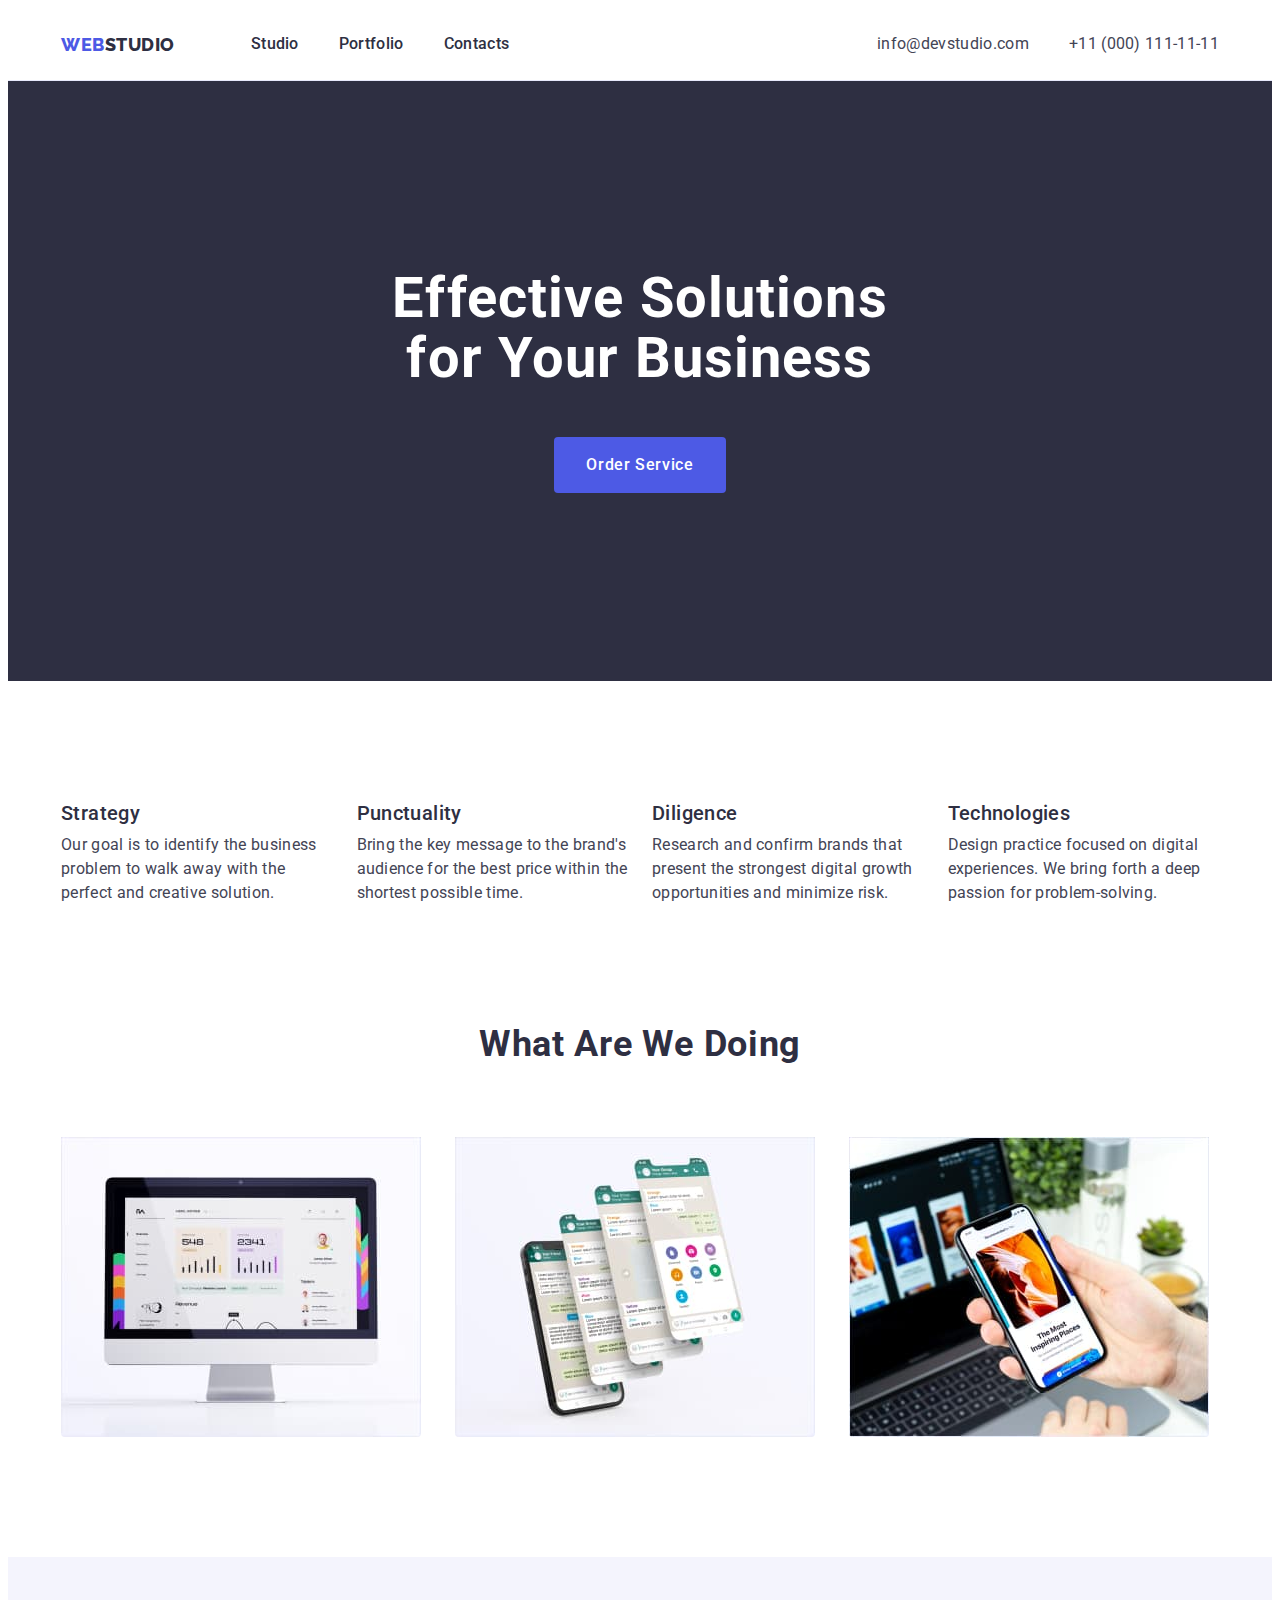
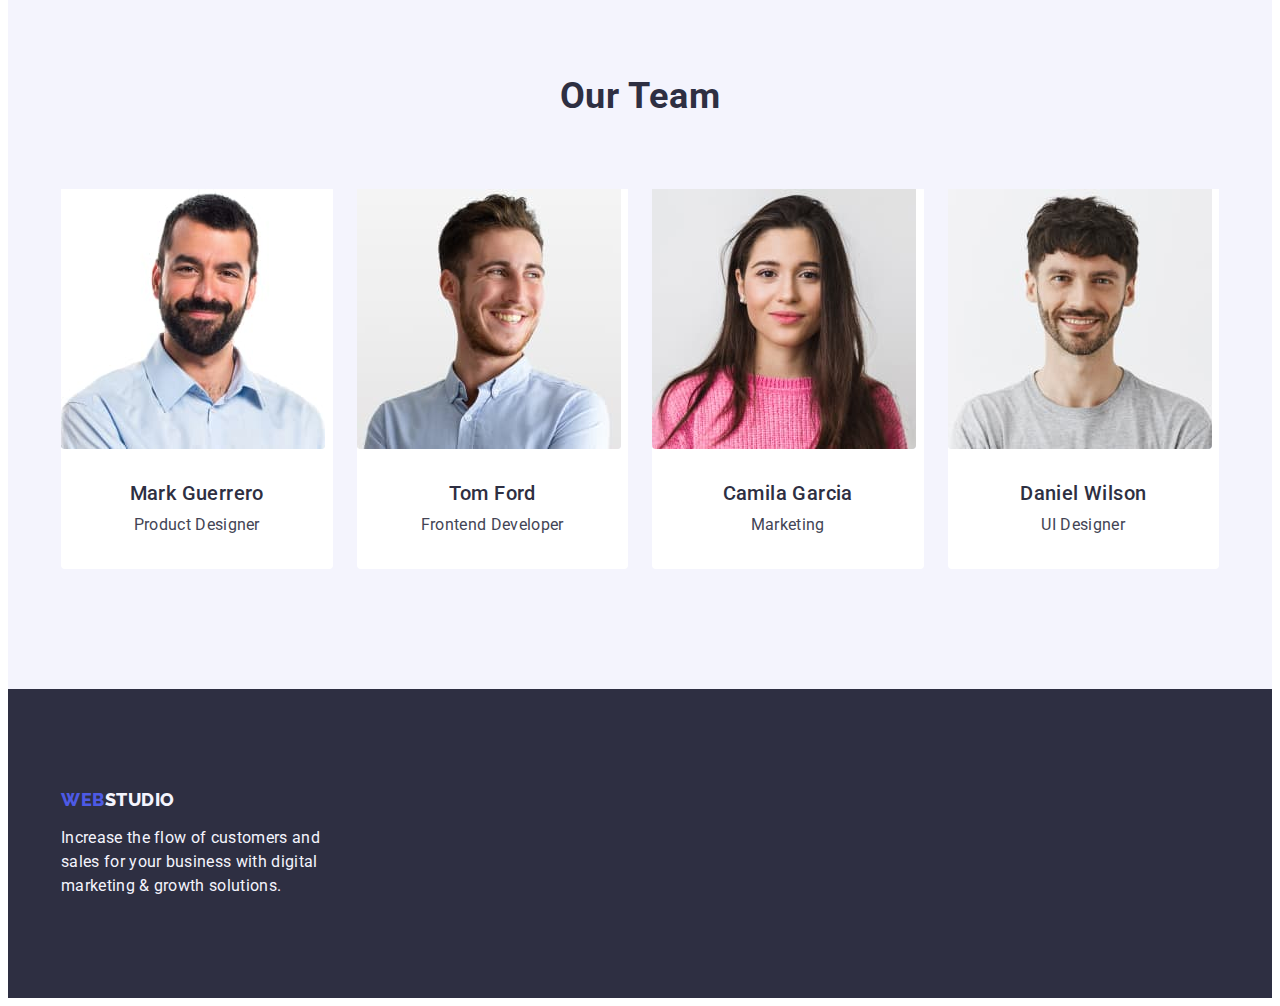
<file: index.html>
<!DOCTYPE html>
<html lang="en">
  <head>
    <meta charset="UTF-8" />
    <meta name="viewport" content="width=device-width, initial-scale=1.0" />
    <link rel="preconnect" href="https://fonts.googleapis.com" />
    <link rel="preconnect" href="https://fonts.gstatic.com" crossorigin />
    <link
      href="https://fonts.googleapis.com/css2?family=Raleway:wght@800&family=Roboto:wght@400;500;700&display=swap"
      rel="stylesheet"
    />
    <link
      rel="stylesheet"
      href="https://cdnjs.cloudflare.com/ajax/libs/modern-normalize/2.0.0/modern-normalize.min.css"
      integrity="sha512-4xo8blKMVCiXpTaLzQSLSw3KFOVPWhm/TRtuPVc4WG6kUgjH6J03IBuG7JZPkcWMxJ5huwaBpOpnwYElP/m6wg=="
      crossorigin="anonymous"
      referrerpolicy="no-referrer"
    />
    <link href="./css/styles.css" rel="stylesheet" />
    <title>WebStudio</title>
  </head>
  <body>
    <header class="headers">
      <div class="container header-container">
        <nav class="header-nav">
          <a class="header-logo-upper link" href="./index.html"
            >Web<span class="logo-ligh">Studio</span>
          </a>
          <ul class="header-menu list">
            <li class="header-menu-item">
              <a class="header-menu-link link" href="./index.html">Studio</a>
            </li>
            <li class="header-menu-item">
              <a class="header-menu-link link" href="./portfolio.html"
                >Portfolio</a
              >
            </li>
            <li class="header-menu-item">
              <a class="header-menu-link link" href="">Contacts</a>
            </li>
          </ul>
        </nav>
        <address class="address">
          <ul class="address-menu list">
            <li class="address-menu-item">
              <a class="address-menu-link link" href="mailto:info@devstudio.com"
                >info@devstudio.com</a
              >
            </li>
            <li class="address-menu-item">
              <a class="address-menu-link link" href="tel:+110001111111"
                >+11 (000) 111-11-11</a
              >
            </li>
          </ul>
        </address>
      </div>
    </header>

    <main>
      <!-- Section 1-->
      <section class="hero-image list">
        <div class="container hero-image-container">
          <h1 class="hero-image-title">
            Effective Solutions for Your Business
          </h1>
          <button type="button" class="digital">Order Service</button>
        </div>
      </section>

      <!-- Section 2 -->
      <section class="section-two">
        <div class="container">
          <!--Feature 1-->
          <h2 class="visually-hidden">Section 2</h2>
          <ul class="section-two-menu list">
            <li class="section-two-menu-item">
              <h3 class="sect-heads-three">Strategy</h3>
              <p class="section-text">
                Our goal is to identify the business problem to walk away with
                the perfect and creative solution.
              </p>
            </li>

            <!--Feature 2-->
            <li class="section-two-menu-item">
              <h3 class="sect-heads-three">Punctuality</h3>
              <p class="section-text">
                Bring the key message to the brand's audience for the best price
                within the shortest possible time.
              </p>
            </li>

            <!--Feature 3-->
            <li class="section-two-menu-item">
              <h3 class="sect-heads-three">Diligence</h3>
              <p class="section-text">
                Research and confirm brands that present the strongest digital
                growth opportunities and minimize risk.
              </p>
            </li>

            <!--Feature 4-->
            <li class="section-two-menu-item">
              <h3 class="sect-heads-three">Technologies</h3>
              <p class="section-text">
                Design practice focused on digital experiences. We bring forth a
                deep passion for problem-solving.
              </p>
            </li>
          </ul>
        </div>
      </section>

      <!-- Section 3 -->
      <section class="section-three">
        <div class="container">
          <h2 class="sect-heads-two">What are we doing</h2>
          <ul class="section-three-list list">
            <li class="section-three-item">
              <img
                src="./images/img1.jpg"
                alt="Monitor"
                width="360"
                class="img-bg"
              />
            </li>
            <li class="section-three-item">
              <img
                src="./images/img2.jpg"
                alt="Phone"
                width="360"
                class="img-bg"
              />
            </li>
            <li class="section-three-item">
              <img
                src="./images/img3.jpg"
                alt="Phone and laptop"
                width="360"
                class="img-bg"
              />
            </li>
          </ul>
        </div>
      </section>

      <!--Section 4-->
      <section class="sect-four list">
        <div class="container">
          <h2 class="sect-heads-two">Our Team</h2>
          <ul class="sect-four-list list">
            <li class="sect-four-item">
              <img
                src="./images/mark_guerrero.jpg"
                alt="Mark Guerrero"
                width="264"
                class="img-bg"
              />
              <div class="workers">
                <h3 class="sect-four-heads-three">Mark Guerrero</h3>
                <p class="sect-four-text">Product Designer</p>
              </div>
            </li>
            <li class="sect-four-item">
              <img
                src="./images/tom_ford.jpg"
                alt="Tom Ford"
                width="264"
                class="img-bg"
              />
              <div class="workers">
                <h3 class="sect-four-heads-three">Tom Ford</h3>
                <p class="sect-four-text">Frontend Developer</p>
              </div>
            </li>
            <li class="sect-four-item">
              <img
                src="./images/camila_garcia.jpg"
                alt="Camila Garcia"
                width="264"
                class="img-bg"
              />
              <div class="workers">
                <h3 class="sect-four-heads-three">Camila Garcia</h3>
                <p class="sect-four-text">Marketing</p>
              </div>
            </li>
            <li class="sect-four-item">
              <img
                src="./images/daniel_wilson.jpg"
                alt="Daniel Wilson"
                width="264"
                class="img-bg"
              />
              <div class="workers">
                <h3 class="sect-four-heads-three">Daniel Wilson</h3>
                <p class="sect-four-text">UI Designer</p>
              </div>
            </li>
          </ul>
        </div>
      </section>
    </main>

    <footer class="footer">
      <div class="container footer-container">
        <a class="footer-logo-upper link" href="./index.html"
          >Web<span class="logo-ligh-two">Studio</span>
        </a>
        <p class="footer-text">
          Increase the flow of customers and sales for your business with
          digital marketing & growth solutions.
        </p>
      </div>
    </footer>
  </body>
</html>
</file>
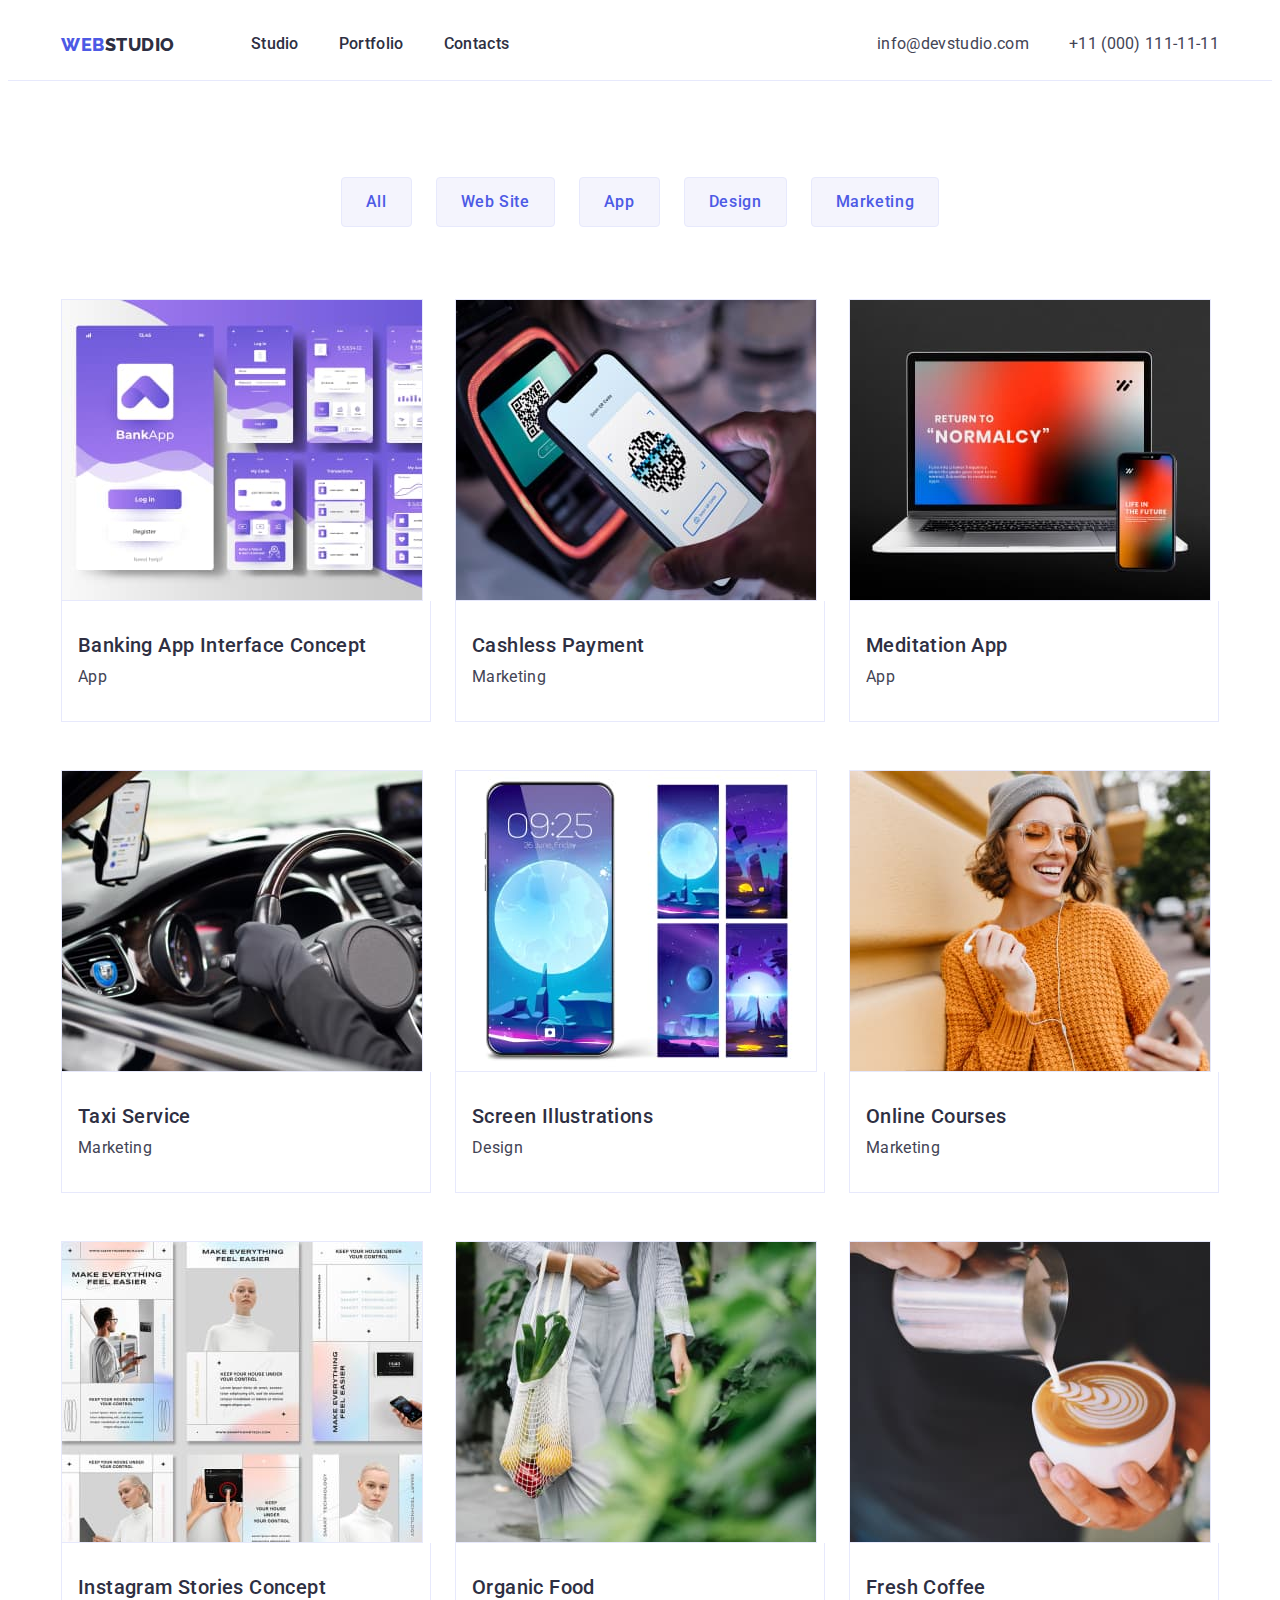
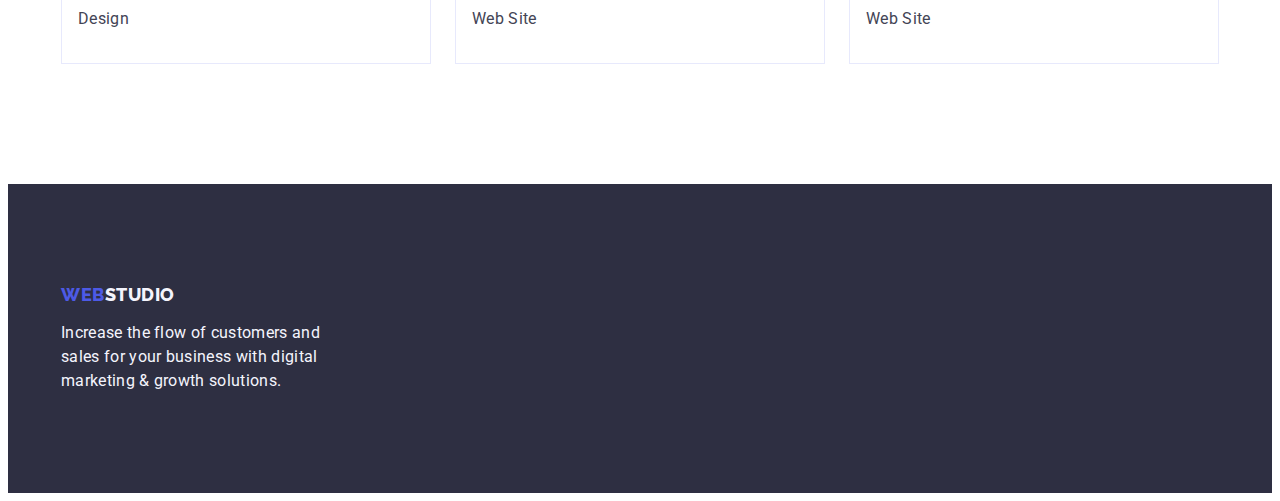
<file: portfolio.html>
<!DOCTYPE html>
<html lang="en">
  <head>
    <meta charset="UTF-8" />
    <meta name="viewport" content="width=device-width, initial-scale=1.0" />
    <link rel="preconnect" href="https://fonts.googleapis.com" />
    <link rel="preconnect" href="https://fonts.gstatic.com" crossorigin />
    <link
      href="https://fonts.googleapis.com/css2?family=Raleway:wght@800&family=Roboto:wght@400;500;700&display=swap"
      rel="stylesheet"
    />
    <link
      rel="stylesheet"
      href="https://cdnjs.cloudflare.com/ajax/libs/modern-normalize/2.0.0/modern-normalize.min.css"
      integrity="sha512-4xo8blKMVCiXpTaLzQSLSw3KFOVPWhm/TRtuPVc4WG6kUgjH6J03IBuG7JZPkcWMxJ5huwaBpOpnwYElP/m6wg=="
      crossorigin="anonymous"
      referrerpolicy="no-referrer"
    />
    <link href="./css/styles.css" rel="stylesheet" />
    <title>Portfolio</title>
  </head>
  <body>
    <header class="headers">
      <div class="container header-container">
        <nav class="header-nav">
          <a class="header-logo-upper link" href="./portfolio.html"
            >Web<span class="logo-ligh">Studio</span>
          </a>
          <ul class="header-menu list">
            <li class="header-menu-item">
              <a class="header-menu-link link" href="./index.html">Studio</a>
            </li>
            <li class="header-menu-item">
              <a class="header-menu-link link" href="./portfolio.html"
                >Portfolio</a
              >
            </li>
            <li class="header-menu-item">
              <a class="header-menu-link link" href="">Contacts</a>
            </li>
          </ul>
        </nav>
        <address class="address">
          <ul class="address-menu list">
            <li class="address-menu-item">
              <a class="address-menu-link link" href="mailto:info@devstudio.com"
                >info@devstudio.com</a
              >
            </li>
            <li class="address-menu-item">
              <a class="address-menu-link link" href="tel:+110001111111"
                >+11 (000) 111-11-11</a
              >
            </li>
          </ul>
        </address>
      </div>
    </header>

    <main>
      <section class="top-btn">
        <div class="container top-btn-container">
          <h1 class="visually-hidden">Section 2</h1>
          <ul class="top-btn-menu list">
            <li class="top-btn-menu-item">
              <button type="button" class="digital-two link">All</button>
            </li>
            <li class="top-btn-menu-item">
              <button type="button" class="digital-two link">Web Site</button>
            </li>
            <li class="top-btn-menu-item">
              <button type="button" class="digital-two link">App</button>
            </li>
            <li class="top-btn-menu-item">
              <button type="button" class="digital-two link">Design</button>
            </li>
            <li class="top-btn-menu-item">
              <button type="button" class="digital-two link">Marketing</button>
            </li>
          </ul>
          <ul class="our-services list">
            <li class="our-services-item">
              <a class="our-services-link link" href="">
                <img
                  src="./images/banking-app.jpg"
                  alt="Banking App Interface Concept"
                  width="360"
                  class="our-services-images link"
                />
                <div class="addition">
                  <h2 class="sect-heads-three">
                    Banking App Interface Concept
                  </h2>
                  <p class="section-text">App</p>
                </div>
              </a>
            </li>
            <li class="our-services-item">
              <a class="our-services-link link" href="">
                <img
                  src="./images/cashless-payment.jpg"
                  alt="Cashless Payment Marketing"
                  width="360"
                  class="our-services-images link"
                />
                <div class="addition">
                  <h2 class="sect-heads-three">Cashless Payment</h2>
                  <p class="section-text">Marketing</p>
                </div>
              </a>
            </li>
            <li class="our-services-item">
              <a class="our-services-link link" href="">
                <img
                  src="./images/meditation-app.jpg"
                  alt="Meditation App App"
                  width="360"
                  class="our-services-images link"
                />
                <div class="addition">
                  <h2 class="sect-heads-three">Meditation App</h2>
                  <p class="section-text">App</p>
                </div>
              </a>
            </li>

            <li class="our-services-item">
              <a class="our-services-link link" href="">
                <img
                  src="./images/taxi-service.jpg"
                  alt="Taxi Service"
                  width="360"
                  class="our-services-images link"
                />
                <div class="addition">
                  <h2 class="sect-heads-three">Taxi Service</h2>
                  <p class="section-text">Marketing</p>
                </div>
              </a>
            </li>
            <li class="our-services-item">
              <a class="our-services-link link" href="">
                <img
                  src="./images/screen-illustrations.jpg"
                  alt="Screen Illustrations Design"
                  width="360"
                  class="our-services-images link"
                />
                <div class="addition">
                  <h2 class="sect-heads-three">Screen Illustrations</h2>
                  <p class="section-text">Design</p>
                </div>
              </a>
            </li>
            <li class="our-services-item">
              <a class="our-services-link link" href="">
                <img
                  src="./images/online-courses.jpg"
                  alt="Online Courses Marketing"
                  width="360"
                  class="our-services-images link"
                />
                <div class="addition">
                  <h2 class="sect-heads-three">Online Courses</h2>
                  <p class="section-text">Marketing</p>
                </div>
              </a>
            </li>
            <li class="our-services-item">
              <a class="our-services-link link" href="">
                <img
                  src="./images/instagram-stories.jpg"
                  alt="Instagram Stories Concept Design"
                  width="360"
                  class="our-services-images link"
                />
                <div class="addition">
                  <h2 class="sect-heads-three">Instagram Stories Concept</h2>
                  <p class="section-text">Design</p>
                </div>
              </a>
            </li>
            <li class="our-services-item">
              <a class="our-services-link link" href="">
                <img
                  src="./images/organic-food.jpg"
                  alt="Organic Food Web Site"
                  width="360"
                  class="our-services-images link"
                />
                <div class="addition">
                  <h2 class="sect-heads-three">Organic Food</h2>
                  <p class="section-text">Web Site</p>
                </div>
              </a>
            </li>
            <li class="our-services-item">
              <a class="our-services-link link" href="">
                <img
                  src="./images/fresh-coffee.jpg"
                  alt="Fresh Coffee Web Site"
                  width="360"
                  class="our-services-images link"
                />
                <div class="addition">
                  <h2 class="sect-heads-three">Fresh Coffee</h2>
                  <p class="section-text">Web Site</p>
                </div>
              </a>
            </li>
          </ul>
        </div>
      </section>
    </main>

    <footer class="footer">
      <div class="container footer-container">
        <a class="footer-logo-upper link" href="./index.html"
          >Web<span class="logo-ligh-two">Studio</span>
        </a>
        <p class="footer-text">
          Increase the flow of customers and sales for your business with
          digital marketing & growth solutions.
        </p>
      </div>
    </footer>
  </body>
</html>
</file>
<file: css/styles.css>
:root {
    --iris: #4D5AE5;
    --ocean: #404BBF;
    --navy-blue: #2E2F42;
    --green: #31D0AA;
    --slate: #434455;
    --light-slate: #8E8F99;
    --cornflower: #E7E9FC;
    --cloud: #F4F4FD;
    --grey: #2E2F42;
    --white: #FFFFFF;
    --dairy: #FCFCFC;
}

p, h1, h2, h3, h4, h5, h6 {
    margin-top: 0;
    margin-bottom: 0;
}

ul {
    margin-top: 0;
    margin-bottom: 0;
    padding-left: 0;
}

img {
    display: block;
}

body {
    font-family: Roboto, sans-serif;
    color: #434455;
    background-color: #FFFFFF;
}

.container {
    max-width: 1158px;
    padding: 0 15px;
    margin: 0 auto;
}

button {
    cursor: pointer;
}

.list {
    list-style: none;
}

.link {
    text-decoration: none;
}

.headers {
    border-bottom: 1px solid #e7e9fc;
}

.header-logo-upper {
    font-size: 18px;
    font-family: Raleway, sans-serif;
    font-weight: 800;
    text-transform: uppercase;
    color: var(--iris);
    line-height: 1.17;
    letter-spacing: 0.03em;
    margin-right: 76px;
    padding-top: 24px;
    padding-bottom: 24px;
    padding-top: 25.5px;
    padding-bottom: 25.5px;
    display: inline-block;
}

.logo-ligh {
    color: var(--grey);
    display: inline-block;
}

.logo-ligh-two {
    color: var(--cloud) ;
    display: inline-block;
}

.header-container {
    display: flex;
    align-items: center;
}

.header-nav {
    display: flex;
    align-items: center;
    flex-grow: 1;
    
}

.header-menu {
    display: flex;
    gap: 40px;
    padding-top: 24px;
    padding-bottom: 24px;
}

.address-menu {
    display: flex;
    gap: 40px;
}

.header-menu-link {
    font-size: 16px;
    font-weight: 500;
    line-height: 1.5;
    letter-spacing: 0.02em;
    color: var(--navy-blue);
    padding-top: 24px;
    padding-bottom: 24px;
}

.header-menu-link:hover,
.header-menu-link:focus {
    color: var(--ocean);
}

.address {
    font-style: normal;
}

.address-menu-link{
    font-size: 16px;
    line-height: 1.5;
    letter-spacing: 0.02em;
    color: var(--slate);
    padding-top: 24px;
    padding-bottom: 24px;
}

.address-menu-link:hover,
.address-menu-link:focus {
    color: var(--ocean);
}

.hero-image {
    background-color: var(--navy-blue);
    padding-top: 188px;
    padding-bottom: 188px;
}

.hero-image-container {

}

.hero-image-title {
    color: var(--white);
    font-size: 56px;
    font-weight: 700;
    line-height: 1.07;
    letter-spacing: 0.02em;
    text-align: center;
    max-width: 496px;
    margin: 0 auto;
    margin-bottom: 48px;
}
.digital {
    background: var(--iris);
    font-family: inherit;
    color: var(--white);
    font-weight: 500;
    font-size: 16px;
    line-height: 1.5;
    letter-spacing: 0.04em;
    padding: 16px 32px;
    border-radius: 4px;
    display: block;
    margin: 0 auto;
    min-width: 169px;
    height: 56px;
    border: none;
    }

.digital:hover,
.digital:focus {
    background: var(--ocean);
}

.section-two {
    padding-top: 120px;
    padding-bottom: 120px;
    }

.section-two-menu {
    display: flex;
    gap: 24px;
    justify-content: center;
    /*margin-bottom: 72px;*/
}

.section-two-menu-item {
    width: calc((100% - 72px) / 4);
}

.sect-heads-three {
    color: var(--navy-blue);
    font-size: 20px;
    font-weight: 500;
    line-height: 1.2;
    letter-spacing: 0.02em;
    margin-bottom: 8px;
}

.section-text {
    color: var(--slate);
    font-size: 16px;
    line-height: 1.5;
    letter-spacing: 0.02em;
}

.visually-hidden {
    position: absolute;
    width: 1px;
    height: 1px;
    margin: -1px;
    border: 0;
    padding: 0;
    white-space: nowrap;
    clip-path: inset(100%);
    clip: rect(0 0 0 0);
    overflow: hidden;
}

.section-three {
    padding-bottom: 120px;
}

.sect-heads-two {
    color: var(--navy-blue);
    text-align: center;
    font-size: 36px;
    font-weight: 700;
    line-height: 1.11;
    letter-spacing: 0.02em;
    text-transform: capitalize;
    margin: 0 auto;
    margin-bottom: 72px;

}

.section-three-list {
    display: flex;
    gap: 24px;
}

.section-three-list:not(:last-child) {
    margin-right: 24px;
}

.section-three-item {
    width: calc((100% - 48px) / 3);
}

.img-bg {
    background: var(--cornflower);
    border-radius: 0px 0px 4px 4px;
}

.workers{
    padding: 32px 0px;
}

.sect-four {
    background-color: var(--cloud);
    padding-top: 120px;
    padding-bottom: 120px;
}

.sect-four-list {
    display: flex;
    gap: 24px;
}


.sect-four-item {
    width: calc((100% - 72px) / 4);
    border-radius: 0px 0px 4px 4px;
}

.sect-four-heads-three {
    color: var(--navy-blue);
    font-size: 20px;
    font-weight: 500;
    line-height: 1.2;
    letter-spacing: 0.02em;
    text-align: center;
   /*margin-top: 32px;*/
    margin-bottom: 8px;
}

.sect-four-text {
    color: var(--slate);
    font-size: 16px;
    line-height: 1.5;
    letter-spacing: 0.02em;
    text-align: center;
    /*padding-bottom: 32px;*/
}

.footer {
    background: var(--navy-blue);
    padding-top: 100px;
    padding-bottom: 100px;
    
}

.footer-container {
    /*
        display: flex;
        flex-direction: column;
    */
}


.sect-four-item {
    background-color: var(--white);
}

.footer-text {
    color: var(--cloud);
    font-size: 16px;
    line-height: 1.5;
    letter-spacing: 0.02em;
    max-width: 264px;

}

.digital-two {
    font-weight: 500;
    font-family: inherit;
    font-size: 16px;
    line-height: 1.5;
    letter-spacing: 0.04em;
    color: var(--iris);
    background-color: var(--cloud);
    padding: 12px 24px;
    border-radius: 4px;
    display: inline-block;
    /*margin-bottom: 16px;*/
    border: 1px solid #e7e9fc;
}
.digital-two:hover,
.digital-two:focus {
    background-color: var(--ocean);
    color: var(--white);
    border: 1px solid transparent;
}

.footer-logo-upper {
    margin-bottom: 17.5px;
    font-size: 18px;
    font-family: Raleway, sans-serif;
    font-weight: 800;
    text-transform: uppercase;
    color: var(--iris);
    line-height: 1.17;
    letter-spacing: 0.03em;
    display: inline-block;
    margin-bottom: 16px;
}

.top-btn {
    padding-top: 96px;
    padding-bottom: 120px;
}

.top-btn-menu {
    display: flex;
    gap: 24px;
    justify-content: center;
    margin-bottom: 72px;
}

.top-btn-menu-item {
    /*width: calc((100% - 96px) / 5);*/
}

.our-services {
    /*padding-top: 72px;*/
    /*padding-bottom: 120px;*/
    justify-content: center;
}

.our-services-item {
    width: calc((100% - 48px) / 3);
}

.addition {
    padding: 32px 16px;
    border: 1px solid #e7e9fc;
    border-top: none;
}

.our-services {
    display: flex;
    flex-wrap: wrap;
    column-gap: 24px;
    row-gap: 48px;
}

.our-services-images {
    border: 1px solid var(--cornflower);
}
</file>
